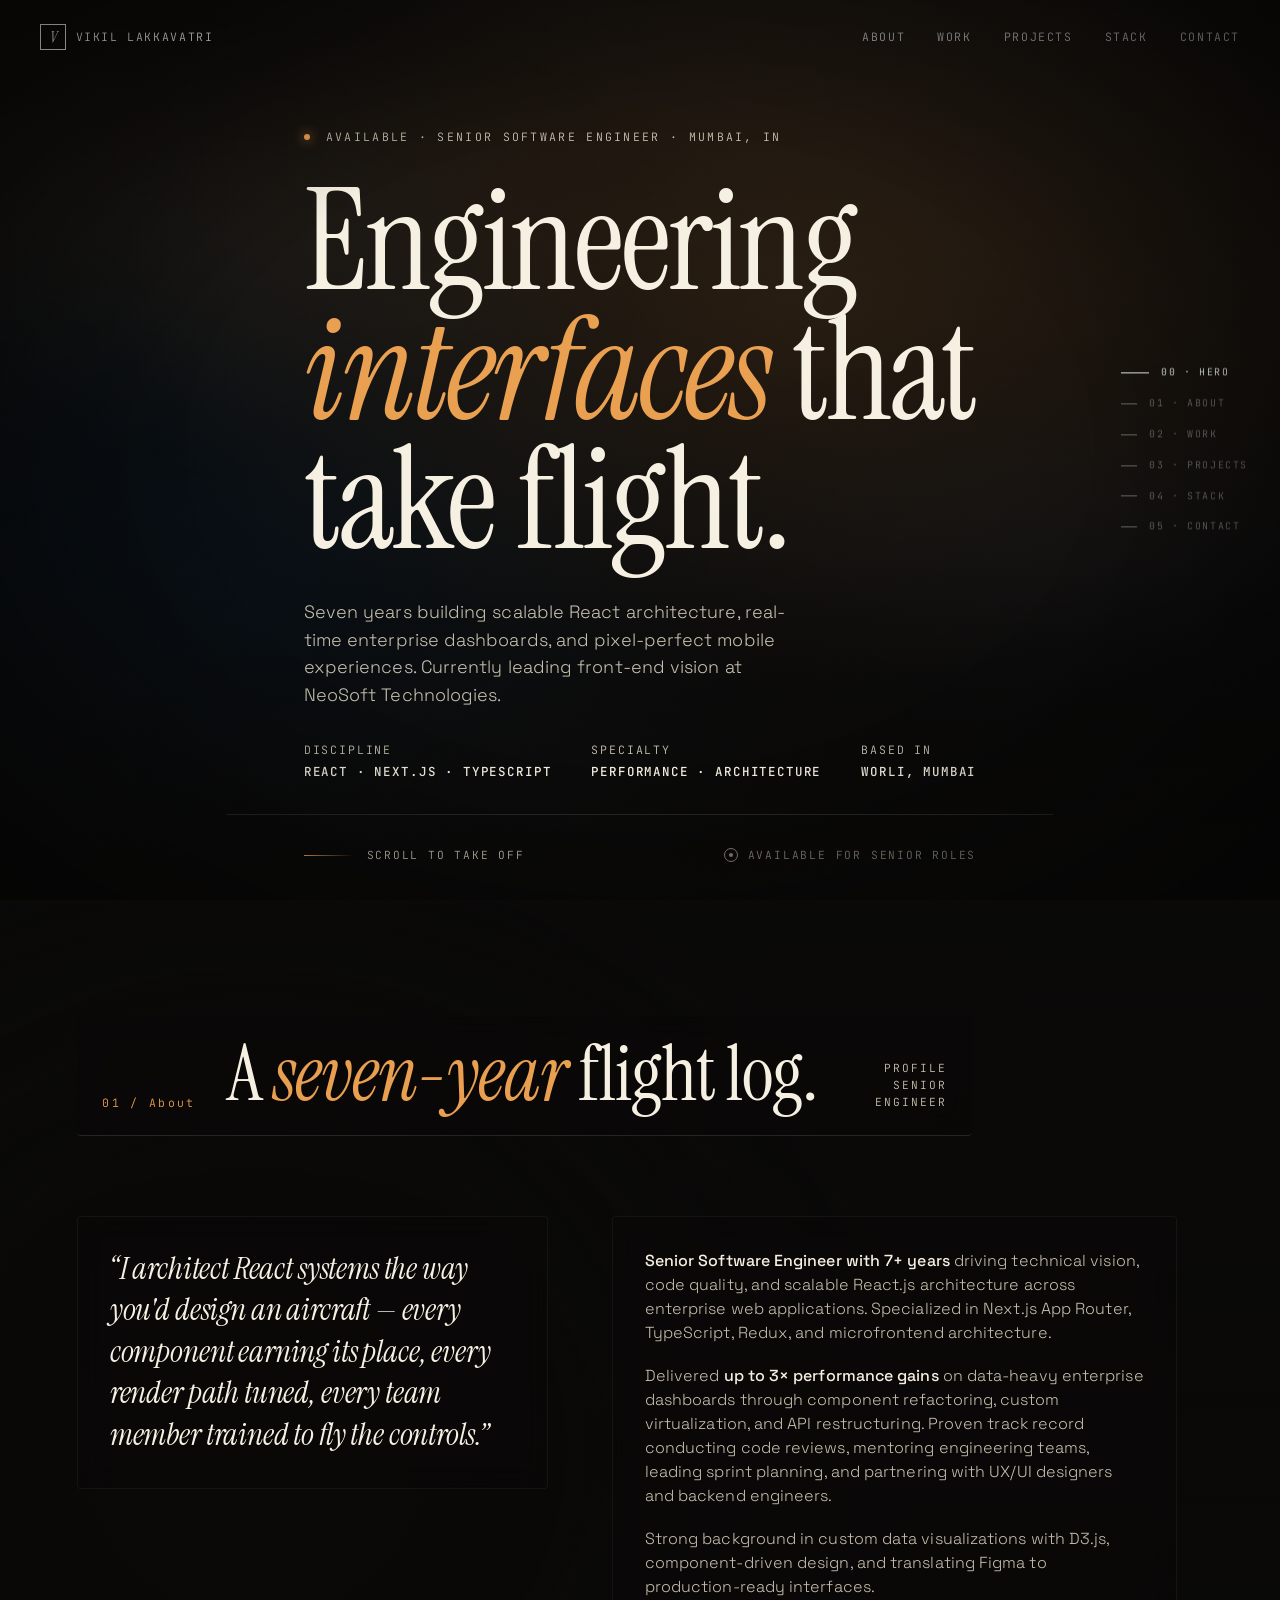
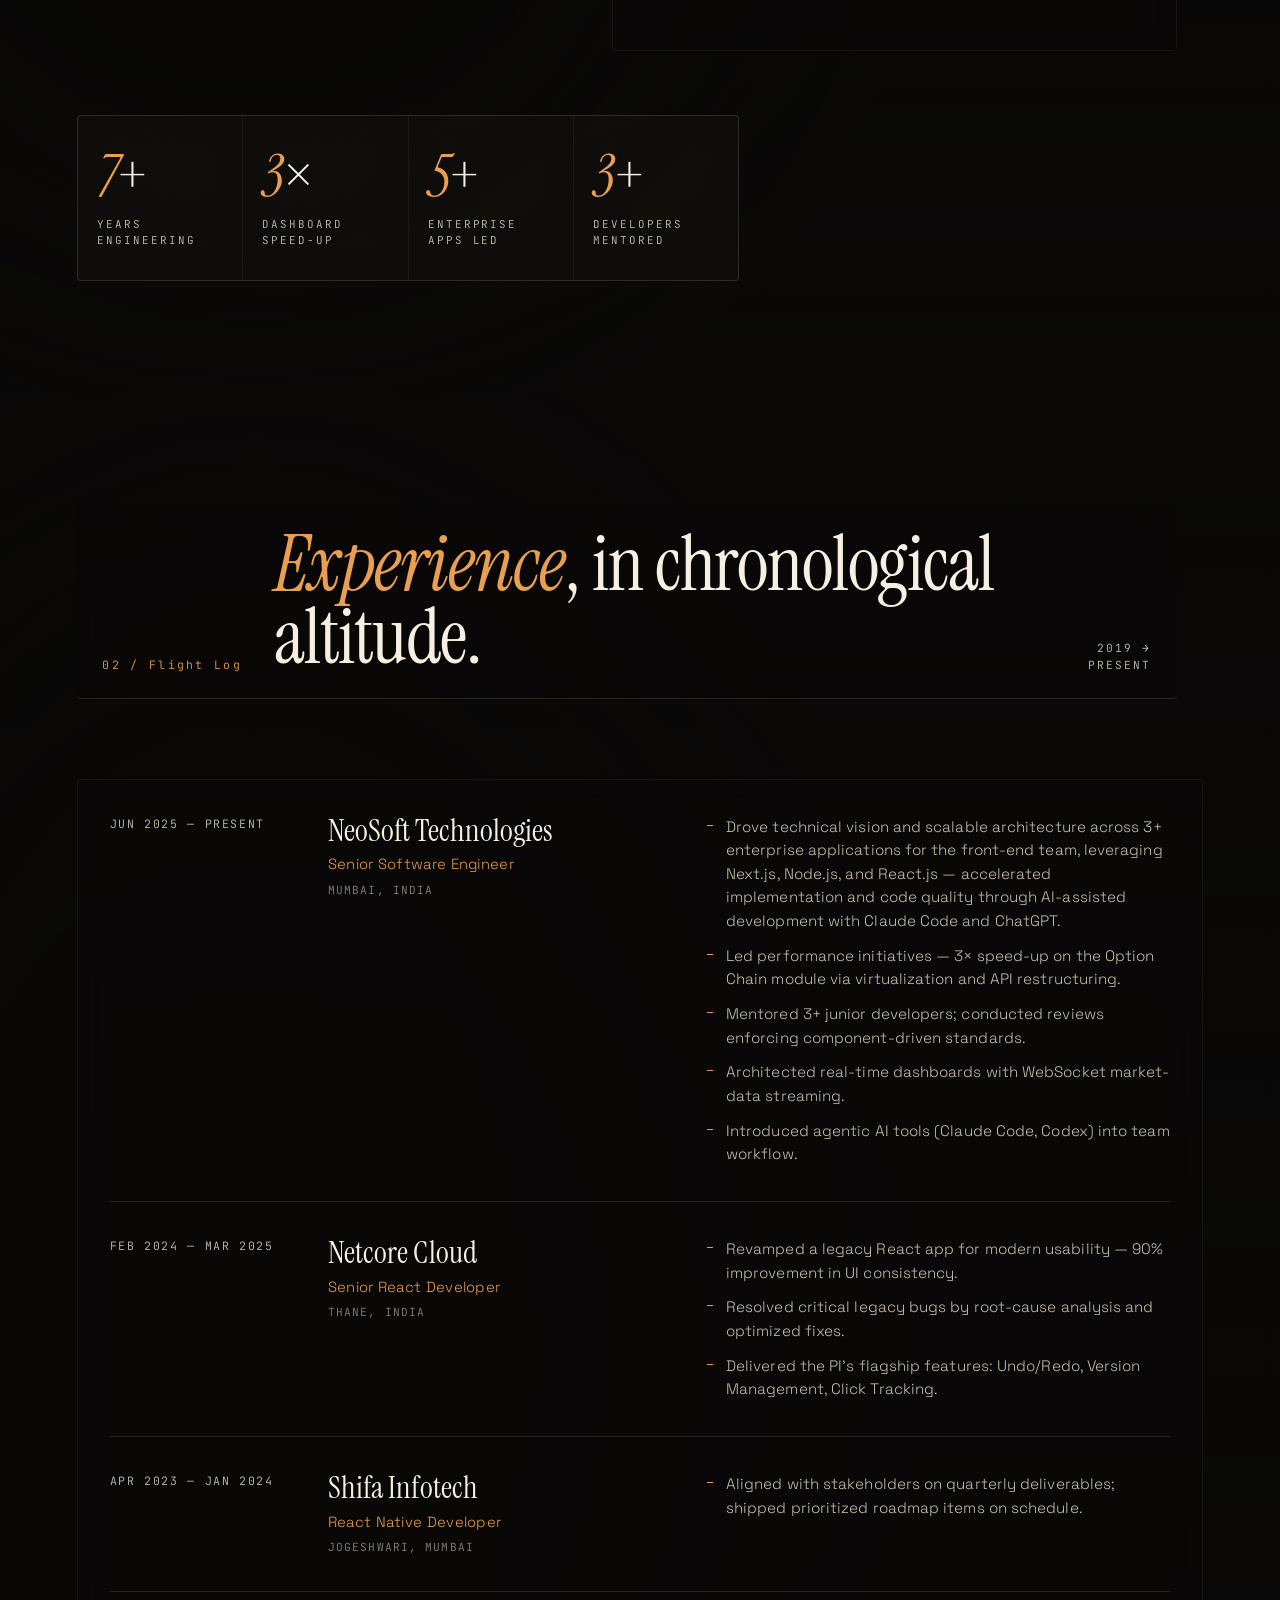
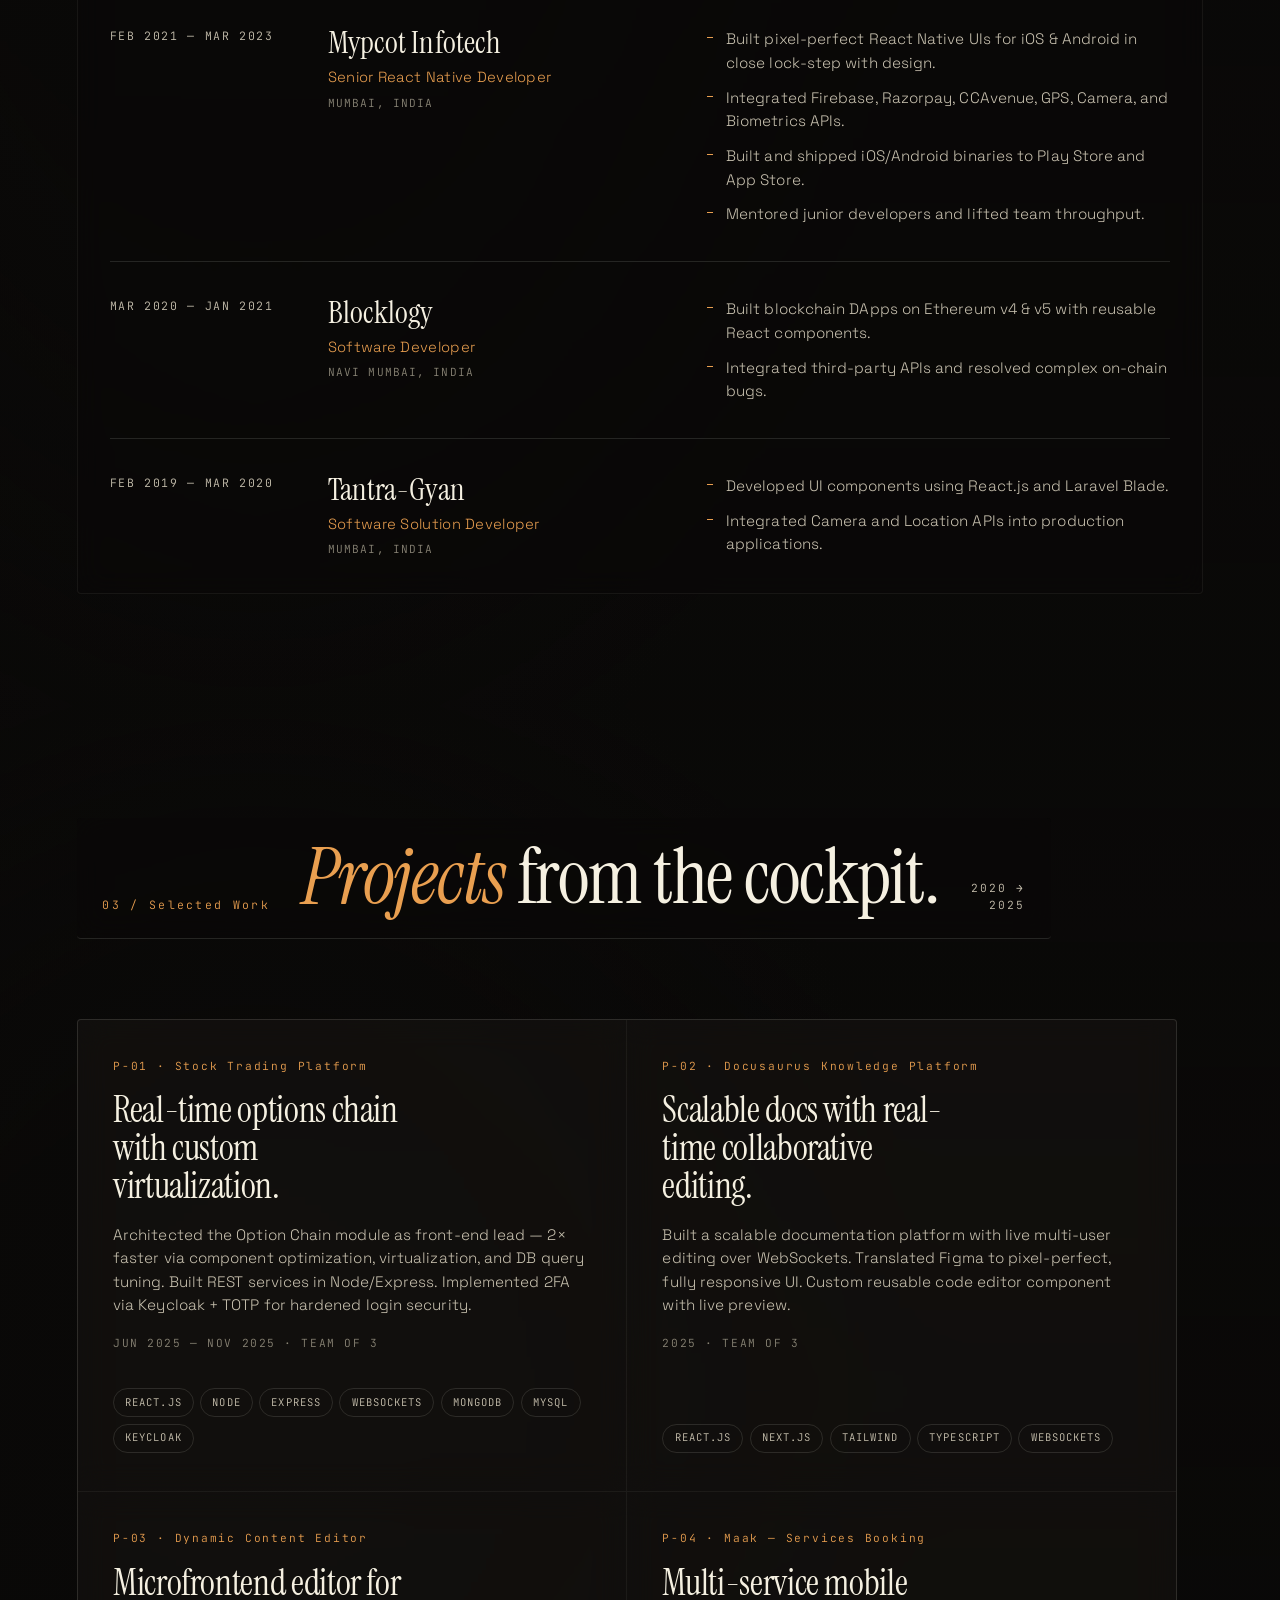
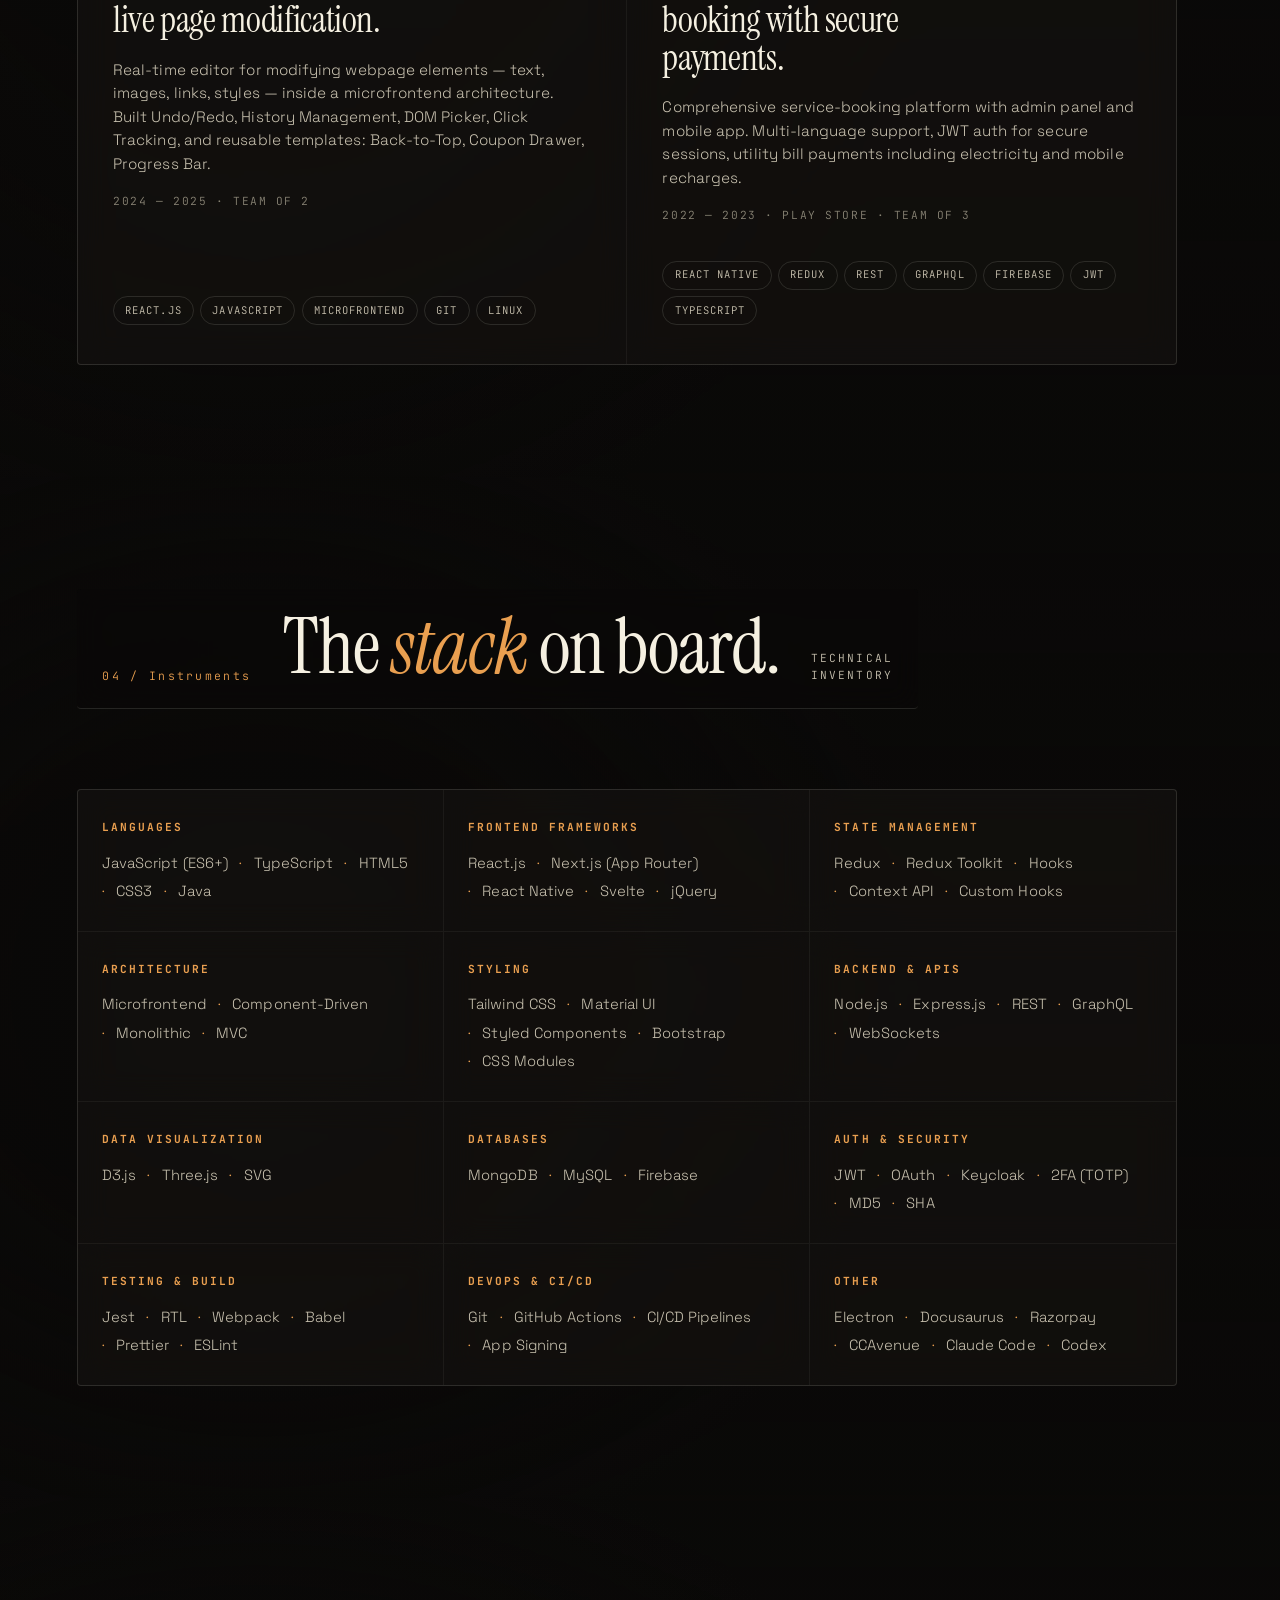
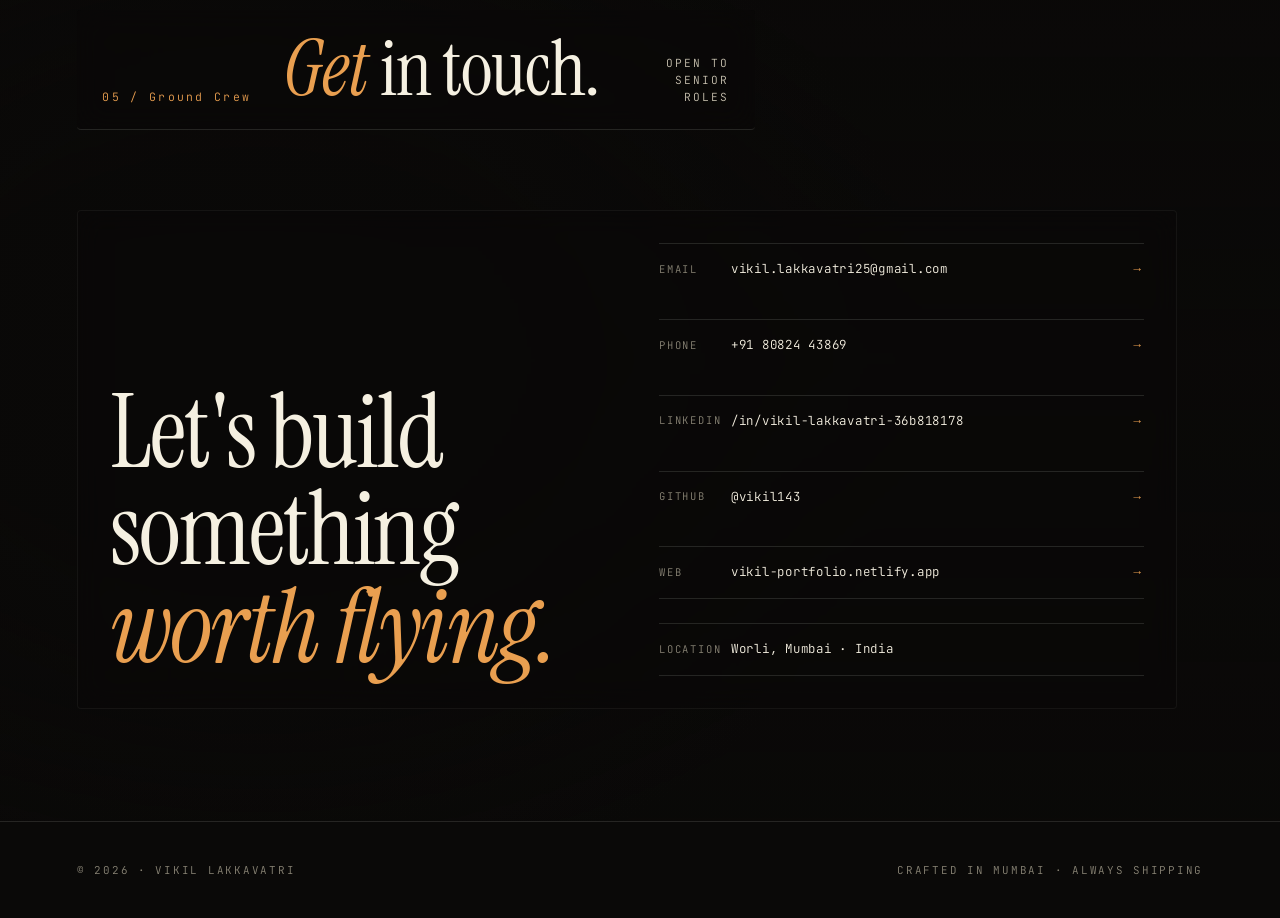
<file: portfolio_sky/index.html>
<!doctype html>
<html lang="en">
<head>
  <meta charset="utf-8" />
  <meta name="viewport" content="width=device-width,initial-scale=1" />
  <title>Vikil Lakkavatri — Senior Software Engineer</title>

  <link rel="preconnect" href="https://fonts.googleapis.com">
  <link rel="preconnect" href="https://fonts.gstatic.com" crossorigin>
  <link href="https://fonts.googleapis.com/css2?family=Instrument+Serif:ital@0;1&family=Space+Grotesk:wght@300;400;500;600;700&family=JetBrains+Mono:wght@300;400;500&display=swap" rel="stylesheet">

  <style>
    :root {
      --ink: #0a0908;
      --ink-2: #12110f;
      --bone: #f5f0e1;
      --bone-dim: #c9c2b0;
      --muted: #8a8576;
      --amber: oklch(76% 0.13 65);
      --amber-soft: oklch(60% 0.08 65);
      --rule: rgba(245, 240, 225, 0.12);
      --rule-strong: rgba(245, 240, 225, 0.28);
      --serif: 'Instrument Serif', 'Times New Roman', serif;
      --sans: 'Space Grotesk', system-ui, sans-serif;
      --mono: 'JetBrains Mono', ui-monospace, monospace;
    }

    * { box-sizing: border-box; margin: 0; padding: 0; }
    html { scroll-behavior: smooth; }
    html, body { background: var(--ink); color: var(--bone); }
    body {
      font-family: var(--sans);
      font-weight: 300;
      line-height: 1.5;
      letter-spacing: 0.005em;
      -webkit-font-smoothing: antialiased;
      overflow-x: hidden;
    }
    a { color: inherit; text-decoration: none; }
    img, video { display: block; max-width: 100%; }

    /* Selection */
    ::selection { background: var(--amber); color: var(--ink); }

    /* Grain overlay */
    body::before {
      content: '';
      position: fixed; inset: 0;
      pointer-events: none;
      z-index: 200;
      background-image: url("data:image/svg+xml;utf8,<svg xmlns='http://www.w3.org/2000/svg' width='160' height='160'><filter id='n'><feTurbulence type='fractalNoise' baseFrequency='0.9' numOctaves='2' stitchTiles='stitch'/><feColorMatrix values='0 0 0 0 1  0 0 0 0 1  0 0 0 0 1  0 0 0 0.5 0'/></filter><rect width='100%' height='100%' filter='url(%23n)' opacity='0.4'/></svg>");
      opacity: 0.06;
      mix-blend-mode: overlay;
    }

    /* Vignette */
    body::after {
      content: '';
      position: fixed; inset: 0;
      pointer-events: none;
      z-index: 199;
      background: radial-gradient(ellipse at center, transparent 50%, rgba(0,0,0,0.55) 100%);
    }

    /* Background video (hero only) */
    .bg-video-wrap {
      position: fixed;
      inset: 0;
      z-index: 0;
      pointer-events: none;
      overflow: hidden;
      /* Cinematic fallback if video can't load */
      background:
        radial-gradient(ellipse 80% 60% at 65% 35%, oklch(35% 0.06 65 / 0.55), transparent 70%),
        radial-gradient(ellipse 60% 80% at 20% 70%, oklch(28% 0.08 250 / 0.5), transparent 70%),
        linear-gradient(180deg, #0e0c0a 0%, #050608 60%, #020203 100%);
    }
    .bg-video-wrap::before {
      /* Drifting atmospheric clouds layer (only seen when video missing) */
      content: '';
      position: absolute; inset: -10%;
      background-image:
        radial-gradient(ellipse 700px 300px at 20% 30%, rgba(255,200,140,0.10), transparent 70%),
        radial-gradient(ellipse 600px 250px at 75% 60%, rgba(140,180,255,0.08), transparent 70%),
        radial-gradient(ellipse 500px 200px at 40% 80%, rgba(255,160,100,0.06), transparent 70%);
      filter: blur(40px);
      animation: drift 30s ease-in-out infinite alternate;
    }
    @keyframes drift {
      0%   { transform: translate3d(0,0,0) scale(1); }
      100% { transform: translate3d(-4%, -2%, 0) scale(1.08); }
    }
    .bg-video-wrap video {
      position: absolute; inset: 0;
      width: 100%; height: 100%;
      object-fit: cover;
      filter: brightness(0.55) saturate(1.1) contrast(1.05);
      transform: scale(1.05);
    }
    .bg-video-wrap::after {
      content: '';
      position: absolute; inset: 0;
      background:
        linear-gradient(to bottom, rgba(10,9,8,0.35) 0%, rgba(10,9,8,0.6) 60%, rgba(10,9,8,1) 100%),
        radial-gradient(ellipse at 60% 30%, rgba(255,180,120,0.10) 0%, transparent 60%);
    }



    /* Layout */
    .page { position: relative; z-index: 10; }
    section {
      position: relative;
      min-height: 100vh;
      padding: 7rem 6vw;
      display: flex;
      flex-direction: column;
      justify-content: center;
    }
    /* Non-hero sections: left-align content so the plane lives in the right negative space */
    section:not(.hero) {
      align-items: flex-start;
    }
    /* Each non-hero section gets a soft vignette so the plane can fly through
       and the text still reads. Side gradient leaves an open lane on the right
       for the plane to live in. */
    section:not(.hero)::before {
      content: '';
      position: absolute;
      inset: 0;
      z-index: -1;
      pointer-events: none;
      background:
        radial-gradient(ellipse 70% 80% at 20% 50%, rgba(10,9,8,0.92) 0%, rgba(10,9,8,0.75) 35%, rgba(10,9,8,0.0) 75%),
        linear-gradient(to bottom, rgba(10,9,8,0.4), rgba(10,9,8,0.7) 50%, rgba(10,9,8,0.4));
    }
    @media (max-width: 720px) {
      section { padding: 5rem 6vw; }
      /* On narrow screens, keep readability with a stronger overall scrim */
      section:not(.hero)::before {
        background: linear-gradient(to bottom, rgba(10,9,8,0.85), rgba(10,9,8,0.92));
      }
    }

    /* ---------- Nav ---------- */
    .nav {
      position: fixed;
      top: 0; left: 0; right: 0;
      z-index: 100;
      display: flex;
      justify-content: space-between;
      align-items: center;
      padding: 1.5rem 2.5rem;
      font-family: var(--mono);
      font-size: 0.72rem;
      letter-spacing: 0.14em;
      text-transform: uppercase;
      mix-blend-mode: difference;
      color: #fff;
    }
    .nav .brand {
      display: flex; align-items: center; gap: 0.6rem;
    }
    .nav .brand .mark {
      width: 26px; height: 26px;
      border: 1px solid currentColor;
      display: inline-flex; align-items: center; justify-content: center;
      font-family: var(--serif); font-style: italic; font-size: 1rem;
      letter-spacing: 0;
    }
    .nav .links { display: flex; gap: 2rem; }
    .nav .links a { opacity: 0.7; transition: opacity .2s; }
    .nav .links a:hover { opacity: 1; }
    @media (max-width: 720px) {
      .nav .links { display: none; }
      .nav { padding: 1.25rem 1.5rem; }
    }

    /* ---------- Hero ---------- */
    .hero {
      min-height: 100vh;
      padding-top: 0;
      padding-bottom: 0;
      display: grid;
      grid-template-rows: 1fr auto;
    }
    .hero-inner {
      display: grid;
      grid-template-columns: 1fr;
      align-content: center;
      padding: 8rem 6vw 2rem;
      gap: 2rem;
    }
    .hero .eyebrow {
      display: flex;
      align-items: center;
      gap: 1rem;
      font-family: var(--mono);
      font-size: 0.72rem;
      letter-spacing: 0.2em;
      text-transform: uppercase;
      color: var(--bone-dim);
    }
    .hero .eyebrow .dot {
      width: 6px; height: 6px; border-radius: 50%;
      background: var(--amber);
      box-shadow: 0 0 12px var(--amber);
      animation: pulse 2s infinite;
    }
    @keyframes pulse {
      0%,100% { opacity: 1; transform: scale(1); }
      50% { opacity: 0.5; transform: scale(0.85); }
    }
    .hero h1 {
      font-family: var(--serif);
      font-weight: 400;
      font-size: clamp(3.5rem, 11vw, 11rem);
      line-height: 0.92;
      letter-spacing: -0.02em;
      max-width: 12ch;
      text-wrap: balance;
    }
    .hero h1 em {
      font-style: italic;
      color: var(--amber);
    }
    .hero .sub {
      max-width: 44ch;
      font-size: clamp(1rem, 1.4vw, 1.15rem);
      color: var(--bone-dim);
      line-height: 1.55;
    }
    .hero .meta {
      display: flex;
      gap: 2.5rem;
      flex-wrap: wrap;
      font-family: var(--mono);
      font-size: 0.72rem;
      letter-spacing: 0.16em;
      text-transform: uppercase;
      color: var(--bone-dim);
    }
    .hero .meta span strong {
      display: block;
      color: var(--bone);
      font-weight: 500;
      font-size: 0.78rem;
      margin-top: 0.3rem;
    }

    .hero-foot {
      display: flex;
      justify-content: space-between;
      align-items: flex-end;
      padding: 2rem 6vw 2.5rem;
      font-family: var(--mono);
      font-size: 0.7rem;
      letter-spacing: 0.16em;
      text-transform: uppercase;
      color: var(--bone-dim);
      border-top: 1px solid var(--rule);
    }
    .hero-foot .scroll-cue {
      display: flex; align-items: center; gap: 0.8rem;
    }
    .hero-foot .scroll-cue .line {
      width: 50px; height: 1px;
      background: linear-gradient(to right, var(--amber), transparent);
      animation: cue 2.4s infinite;
    }
    @keyframes cue {
      0% { transform: translateX(-10px); opacity: 0; }
      40% { opacity: 1; }
      100% { transform: translateX(20px); opacity: 0; }
    }
    .hero-foot .control-hint {
      display: flex; align-items: center; gap: 0.6rem;
      opacity: 0.65;
    }
    .hero-foot .control-hint .ring {
      width: 14px; height: 14px;
      border: 1px solid currentColor;
      border-radius: 50%;
      position: relative;
    }
    .hero-foot .control-hint .ring::after{
      content: ''; position: absolute; inset: 4px;
      background: currentColor; border-radius: 50%;
    }

    /* ---------- Section header ---------- */
    .sec-head {
      display: grid;
      grid-template-columns: auto 1fr auto;
      align-items: end;
      gap: 2rem;
      margin-bottom: 5rem;
      padding: 1.4rem 1.6rem 1.5rem;
      border-bottom: 1px solid var(--rule);
      background: rgba(10, 9, 8, 0.55);
      backdrop-filter: blur(14px) saturate(130%);
      -webkit-backdrop-filter: blur(14px) saturate(130%);
      border-radius: 4px;
      max-width: min(1100px, 100%);
    }
    .sec-head .num {
      font-family: var(--mono);
      font-size: 0.72rem;
      letter-spacing: 0.2em;
      color: var(--amber);
    }
    .sec-head h2 {
      font-family: var(--serif);
      font-weight: 400;
      font-size: clamp(2.5rem, 6vw, 5.5rem);
      line-height: 0.95;
      letter-spacing: -0.015em;
    }
    .sec-head h2 em { font-style: italic; color: var(--amber); }
    .sec-head .label {
      font-family: var(--mono);
      font-size: 0.7rem;
      letter-spacing: 0.18em;
      text-transform: uppercase;
      color: var(--bone-dim);
      text-align: right;
      max-width: 14ch;
    }
    @media (max-width: 720px) {
      .sec-head { grid-template-columns: 1fr; gap: 1rem; }
      .sec-head .label { text-align: left; }
    }

    /* ---------- About ---------- */
    .about-grid {
      display: grid;
      grid-template-columns: 1fr 1.2fr;
      gap: 4rem;
      align-items: start;
      max-width: min(1100px, 100%);
    }
    .about-grid .lead,
    .about-grid .body {
      padding: 2rem 2rem;
      background: rgba(10, 9, 8, 0.55);
      backdrop-filter: blur(14px) saturate(130%);
      -webkit-backdrop-filter: blur(14px) saturate(130%);
      border: 1px solid rgba(245, 240, 225, 0.05);
      border-radius: 4px;
    }
    .about-grid .lead {
      font-family: var(--serif);
      font-style: italic;
      font-size: clamp(1.4rem, 2.4vw, 2rem);
      line-height: 1.35;
      letter-spacing: -0.005em;
      color: var(--bone);
    }
    .about-grid .body p {
      color: var(--bone-dim);
      font-size: 1rem;
      margin-bottom: 1.2rem;
      max-width: 56ch;
    }
    .about-grid .body p strong { color: var(--bone); font-weight: 500; }
    .about-stats {
      display: grid;
      grid-template-columns: repeat(4, 1fr);
      gap: 1px;
      margin-top: 4rem;
      background: rgba(245, 240, 225, 0.08);
      border: 1px solid rgba(245, 240, 225, 0.08);
      max-width: min(1100px, 100%);
      border-radius: 4px;
      overflow: hidden;
    }
    .about-stats .stat {
      background: rgba(10, 9, 8, 0.7);
      backdrop-filter: blur(14px) saturate(130%);
      -webkit-backdrop-filter: blur(14px) saturate(130%);
      padding: 2rem 1.2rem;
    }
    .about-stats .stat .num {
      font-family: var(--serif);
      font-size: clamp(2.5rem, 4.5vw, 4rem);
      line-height: 1;
      letter-spacing: -0.02em;
    }
    .about-stats .stat .num em { font-style: italic; color: var(--amber); }
    .about-stats .stat .lbl {
      margin-top: 0.6rem;
      font-family: var(--mono);
      font-size: 0.68rem;
      letter-spacing: 0.18em;
      text-transform: uppercase;
      color: var(--bone-dim);
      max-width: 18ch;
    }
    @media (max-width: 720px) {
      .about-grid { grid-template-columns: 1fr; gap: 2rem; }
      .about-stats { grid-template-columns: 1fr 1fr; }
    }

    /* ---------- Experience timeline ---------- */
    .timeline {
      display: flex;
      flex-direction: column;
      max-width: min(1200px, 100%);
      background: rgba(10, 9, 8, 0.55);
      backdrop-filter: blur(14px) saturate(130%);
      -webkit-backdrop-filter: blur(14px) saturate(130%);
      border: 1px solid rgba(245, 240, 225, 0.06);
      border-radius: 4px;
      padding: 0 2rem;
    }
    .role {
      display: grid;
      grid-template-columns: 170px 1fr 1.4fr;
      gap: 3rem;
      padding: 2.2rem 0;
      border-top: 1px solid var(--rule);
      align-items: start;
      transition: background .4s;
    }
    .role:first-child { border-top: none; }
    .role:last-child { border-bottom: none; }
    .role:hover { background: linear-gradient(to right, rgba(245,240,225,0.03), transparent 80%); }
    .role .when {
      font-family: var(--mono);
      font-size: 0.72rem;
      letter-spacing: 0.14em;
      text-transform: uppercase;
      color: var(--bone-dim);
    }
    .role .who h3 {
      font-family: var(--serif);
      font-weight: 400;
      font-size: clamp(1.4rem, 2.4vw, 2.1rem);
      line-height: 1.1;
      margin-bottom: 0.3rem;
    }
    .role .who .title {
      font-size: 0.92rem;
      color: var(--amber);
      letter-spacing: 0.02em;
    }
    .role .who .place {
      font-family: var(--mono);
      font-size: 0.7rem;
      color: var(--muted);
      letter-spacing: 0.1em;
      margin-top: 0.4rem;
      text-transform: uppercase;
    }
    .role .what ul {
      list-style: none;
      display: flex; flex-direction: column;
      gap: 0.7rem;
    }
    .role .what li {
      position: relative;
      padding-left: 1.2rem;
      font-size: 0.95rem;
      color: var(--bone-dim);
      line-height: 1.55;
    }
    .role .what li::before {
      content: '';
      position: absolute;
      left: 0; top: 0.65em;
      width: 6px; height: 1px;
      background: var(--amber);
    }
    @media (max-width: 900px) {
      .role { grid-template-columns: 1fr; gap: 1.2rem; }
    }

    /* ---------- Projects ---------- */
    .projects {
      display: grid;
      grid-template-columns: 1fr 1fr;
      gap: 1px;
      background: rgba(245, 240, 225, 0.08);
      border: 1px solid rgba(245, 240, 225, 0.08);
      max-width: min(1100px, 100%);
      border-radius: 4px;
      overflow: hidden;
    }
    .project {
      background: rgba(10, 9, 8, 0.62);
      backdrop-filter: blur(14px) saturate(130%);
      -webkit-backdrop-filter: blur(14px) saturate(130%);
      padding: 2.4rem 2.2rem;
      display: flex;
      flex-direction: column;
      gap: 1.1rem;
      transition: background .3s;
      position: relative;
      overflow: hidden;
    }
    .project::before {
      content: '';
      position: absolute;
      top: 0; left: 0; right: 0; height: 1px;
      background: linear-gradient(to right, var(--amber), transparent 60%);
      opacity: 0;
      transition: opacity .4s;
    }
    .project:hover { background: rgba(18, 17, 15, 0.75); }
    .project:hover::before { opacity: 1; }
    .project .idx {
      font-family: var(--mono);
      font-size: 0.7rem;
      letter-spacing: 0.16em;
      color: var(--amber);
    }
    .project h3 {
      font-family: var(--serif);
      font-weight: 400;
      font-size: clamp(1.8rem, 2.8vw, 2.6rem);
      line-height: 1.05;
      letter-spacing: -0.01em;
      max-width: 18ch;
    }
    .project .desc {
      color: var(--bone-dim);
      font-size: 0.95rem;
      line-height: 1.55;
      max-width: 50ch;
    }
    .project .stack {
      display: flex; flex-wrap: wrap;
      gap: 0.4rem;
      margin-top: auto;
      padding-top: 1.2rem;
    }
    .project .stack span {
      font-family: var(--mono);
      font-size: 0.66rem;
      letter-spacing: 0.1em;
      color: var(--bone-dim);
      padding: 0.35rem 0.7rem;
      border: 1px solid var(--rule);
      border-radius: 100px;
      text-transform: uppercase;
    }
    .project .when {
      font-family: var(--mono);
      font-size: 0.7rem;
      letter-spacing: 0.14em;
      color: var(--muted);
      text-transform: uppercase;
    }
    @media (max-width: 720px) {
      .projects { grid-template-columns: 1fr; }
    }

    /* ---------- Skills ---------- */
    .skill-grid {
      display: grid;
      grid-template-columns: repeat(3, 1fr);
      gap: 1px;
      background: rgba(245, 240, 225, 0.08);
      border: 1px solid rgba(245, 240, 225, 0.08);
      max-width: min(1100px, 100%);
      border-radius: 4px;
      overflow: hidden;
    }
    .skill-block {
      background: rgba(10, 9, 8, 0.62);
      backdrop-filter: blur(14px) saturate(130%);
      -webkit-backdrop-filter: blur(14px) saturate(130%);
      padding: 1.8rem 1.5rem;
    }
    .skill-block h4 {
      font-family: var(--mono);
      font-size: 0.7rem;
      letter-spacing: 0.18em;
      text-transform: uppercase;
      color: var(--amber);
      margin-bottom: 1rem;
    }
    .skill-block ul {
      list-style: none;
      display: flex; flex-wrap: wrap;
      gap: 0.4rem 0.7rem;
    }
    .skill-block li {
      font-size: 0.92rem;
      color: var(--bone-dim);
      letter-spacing: 0.005em;
    }
    .skill-block li + li::before {
      content: '·';
      margin-right: 0.7rem;
      color: var(--amber);
    }
    @media (max-width: 900px) {
      .skill-grid { grid-template-columns: 1fr 1fr; }
    }
    @media (max-width: 600px) {
      .skill-grid { grid-template-columns: 1fr; }
    }

    /* ---------- Contact ---------- */
    .contact-inner {
      display: grid;
      grid-template-columns: 1fr 1fr;
      gap: 4rem;
      align-items: end;
      max-width: min(1100px, 100%);
      padding: 2rem;
      background: rgba(10, 9, 8, 0.55);
      backdrop-filter: blur(14px) saturate(130%);
      -webkit-backdrop-filter: blur(14px) saturate(130%);
      border: 1px solid rgba(245, 240, 225, 0.05);
      border-radius: 4px;
    }
    .contact-inner h2 {
      font-family: var(--serif);
      font-weight: 400;
      font-size: clamp(3rem, 8vw, 7.5rem);
      line-height: 0.95;
      letter-spacing: -0.02em;
      max-width: 11ch;
    }
    .contact-inner h2 em { font-style: italic; color: var(--amber); }
    .contact-info {
      display: flex; flex-direction: column;
      gap: 1.5rem;
    }
    .contact-info a, .contact-info .row {
      display: flex; align-items: center; gap: 1.5rem;
      padding: 1rem 0;
      border-top: 1px solid var(--rule);
      font-family: var(--mono);
      font-size: 0.78rem;
      letter-spacing: 0.06em;
      transition: color .2s, padding-left .25s;
    }
    .contact-info a:hover { color: var(--amber); padding-left: 0.5rem; }
    .contact-info .row:last-child, .contact-info a:last-of-type { border-bottom: 1px solid var(--rule); }
    .contact-info .lbl {
      width: 8ch;
      color: var(--muted);
      font-size: 0.66rem;
      letter-spacing: 0.18em;
      text-transform: uppercase;
    }
    .contact-info .val { flex: 1; }
    .contact-info .arrow {
      font-family: var(--serif);
      font-style: italic;
      color: var(--amber);
    }
    @media (max-width: 720px) {
      .contact-inner { grid-template-columns: 1fr; gap: 2rem; }
    }

    /* Footer */
    footer {
      padding: 2.5rem 6vw;
      display: flex; justify-content: space-between; align-items: center;
      border-top: 1px solid var(--rule);
      font-family: var(--mono);
      font-size: 0.68rem;
      letter-spacing: 0.16em;
      text-transform: uppercase;
      color: var(--muted);
    }
    @media (max-width: 600px) {
      footer { flex-direction: column; gap: 1rem; }
    }

    /* Progress rail */
    .progress {
      position: fixed;
      top: 0; left: 0;
      width: 0;
      height: 2px;
      background: var(--amber);
      z-index: 150;
      pointer-events: none;
      transition: width 0.05s linear;
    }

    /* Section indicator */
    .section-indicator {
      position: fixed;
      right: 2rem;
      top: 50%;
      transform: translateY(-50%);
      z-index: 100;
      display: flex;
      flex-direction: column;
      gap: 1rem;
      mix-blend-mode: difference;
      color: #fff;
    }
    .section-indicator a {
      display: flex;
      align-items: center;
      gap: 0.8rem;
      font-family: var(--mono);
      font-size: 0.62rem;
      letter-spacing: 0.16em;
      text-transform: uppercase;
      opacity: 0.4;
      transition: opacity .25s;
    }
    .section-indicator a .tick {
      width: 16px; height: 1px;
      background: currentColor;
      transition: width .3s;
    }
    .section-indicator a.active { opacity: 1; }
    .section-indicator a.active .tick { width: 28px; }
    .section-indicator a:hover { opacity: 0.85; }
    @media (max-width: 900px) { .section-indicator { display: none; } }

    /* Reveal animations */
    .reveal {
      opacity: 0;
      transform: translateY(28px);
      transition: opacity 1s cubic-bezier(.2,.7,.2,1), transform 1s cubic-bezier(.2,.7,.2,1);
    }
    .reveal.in {
      opacity: 1; transform: none;
    }
    .reveal.d1 { transition-delay: 0.1s; }
    .reveal.d2 { transition-delay: 0.2s; }
    .reveal.d3 { transition-delay: 0.3s; }
    .reveal.d4 { transition-delay: 0.4s; }

    /* Section backdrops removed — plane shows through. Cards & text get glass backings instead. */
  </style>
</head>
<body>

  <!-- Background video (hero only — sticky/fixed) -->
  <div class="bg-video-wrap" aria-hidden="true">
    <video id="hero-video" autoplay loop muted playsinline></video>
  </div>

  <!-- Top nav -->
  <nav class="nav">
    <div class="brand">
      <span class="mark">V</span>
      <span>Vikil&nbsp;Lakkavatri</span>
    </div>
    <div class="links">
      <a href="#about">About</a>
      <a href="#experience">Work</a>
      <a href="#projects">Projects</a>
      <a href="#skills">Stack</a>
      <a href="#contact">Contact</a>
    </div>
  </nav>

  <!-- Section indicator -->
  <div class="section-indicator">
    <a href="#hero" data-target="hero"><span class="tick"></span><span>00 · Hero</span></a>
    <a href="#about" data-target="about"><span class="tick"></span><span>01 · About</span></a>
    <a href="#experience" data-target="experience"><span class="tick"></span><span>02 · Work</span></a>
    <a href="#projects" data-target="projects"><span class="tick"></span><span>03 · Projects</span></a>
    <a href="#skills" data-target="skills"><span class="tick"></span><span>04 · Stack</span></a>
    <a href="#contact" data-target="contact"><span class="tick"></span><span>05 · Contact</span></a>
  </div>

  <!-- Scroll progress bar -->
  <div class="progress" id="progress"></div>

  <main class="page">

    <!-- HERO -->
    <section class="hero" id="hero" data-screen-label="01 Hero">
      <div class="hero-inner">
        <div class="eyebrow reveal">
          <span class="dot"></span>
          <span>Available · Senior Software Engineer · Mumbai, IN</span>
        </div>
        <h1 class="reveal d1">
          Engineering<br/>
          <em>interfaces</em> that<br/>
          take flight.
        </h1>
        <p class="sub reveal d2">
          Seven years building scalable React architecture, real-time enterprise
          dashboards, and pixel-perfect mobile experiences. Currently leading
          front-end vision at NeoSoft Technologies.
        </p>
        <div class="meta reveal d3">
          <span>Discipline<strong>React · Next.js · TypeScript</strong></span>
          <span>Specialty<strong>Performance · Architecture</strong></span>
          <span>Based in<strong>Worli, Mumbai</strong></span>
        </div>
      </div>
      <div class="hero-foot">
        <div class="scroll-cue">
          <span class="line"></span>
          <span>Scroll to take off</span>
        </div>
        <div class="control-hint">
          <span class="ring"></span>
          <span>Available for senior roles</span>
        </div>
      </div>
    </section>

    <!-- ABOUT -->
    <section id="about" data-screen-label="02 About">
      <div class="sec-head">
        <span class="num reveal">01 / About</span>
        <h2 class="reveal d1">A <em>seven-year</em> flight log.</h2>
        <span class="label reveal d2">Profile<br/>Senior Engineer</span>
      </div>
      <div class="about-grid">
        <p class="lead reveal d1">
          “I architect React systems the way you'd design an aircraft — every
          component earning its place, every render path tuned, every team
          member trained to fly the controls.”
        </p>
        <div class="body reveal d2">
          <p>
            <strong>Senior Software Engineer with 7+ years</strong> driving technical
            vision, code quality, and scalable React.js architecture across enterprise
            web applications. Specialized in Next.js App Router, TypeScript, Redux, and
            microfrontend architecture.
          </p>
          <p>
            Delivered <strong>up to 3× performance gains</strong> on data-heavy
            enterprise dashboards through component refactoring, custom virtualization,
            and API restructuring. Proven track record conducting code reviews,
            mentoring engineering teams, leading sprint planning, and partnering
            with UX/UI designers and backend engineers.
          </p>
          <p>
            Strong background in custom data visualizations with D3.js,
            component-driven design, and translating Figma to production-ready
            interfaces.
          </p>
        </div>
      </div>
      <div class="about-stats">
        <div class="stat reveal"><div class="num"><em>7</em>+</div><div class="lbl">Years engineering</div></div>
        <div class="stat reveal d1"><div class="num"><em>3</em>×</div><div class="lbl">Dashboard speed-up</div></div>
        <div class="stat reveal d2"><div class="num"><em>5</em>+</div><div class="lbl">Enterprise apps led</div></div>
        <div class="stat reveal d3"><div class="num"><em>3</em>+</div><div class="lbl">Developers mentored</div></div>
      </div>
    </section>

    <!-- EXPERIENCE -->
    <section id="experience" data-screen-label="03 Experience">
      <div class="sec-head">
        <span class="num reveal">02 / Flight Log</span>
        <h2 class="reveal d1"><em>Experience</em>, in chronological altitude.</h2>
        <span class="label reveal d2">2019 →<br/>Present</span>
      </div>
      <div class="timeline">

        <article class="role reveal">
          <div class="when">Jun 2025 — Present</div>
          <div class="who">
            <h3>NeoSoft Technologies</h3>
            <div class="title">Senior Software Engineer</div>
            <div class="place">Mumbai, India</div>
          </div>
          <div class="what">
            <ul>
              <li>Drove technical vision and scalable architecture across 3+ enterprise applications for the front-end team, leveraging Next.js, Node.js, and React.js — accelerated implementation and code quality through AI-assisted development with Claude Code and ChatGPT.</li>
              <li>Led performance initiatives — 3× speed-up on the Option Chain module via virtualization and API restructuring.</li>
              <li>Mentored 3+ junior developers; conducted reviews enforcing component-driven standards.</li>
              <li>Architected real-time dashboards with WebSocket market-data streaming.</li>
              <li>Introduced agentic AI tools (Claude Code, Codex) into team workflow.</li>
            </ul>
          </div>
        </article>

        <article class="role reveal">
          <div class="when">Feb 2024 — Mar 2025</div>
          <div class="who">
            <h3>Netcore Cloud</h3>
            <div class="title">Senior React Developer</div>
            <div class="place">Thane, India</div>
          </div>
          <div class="what">
            <ul>
              <li>Revamped a legacy React app for modern usability — 90% improvement in UI consistency.</li>
              <li>Resolved critical legacy bugs by root-cause analysis and optimized fixes.</li>
              <li>Delivered the PI's flagship features: Undo/Redo, Version Management, Click Tracking.</li>
            </ul>
          </div>
        </article>

        <article class="role reveal">
          <div class="when">Apr 2023 — Jan 2024</div>
          <div class="who">
            <h3>Shifa Infotech</h3>
            <div class="title">React Native Developer</div>
            <div class="place">Jogeshwari, Mumbai</div>
          </div>
          <div class="what">
            <ul>
              <li>Aligned with stakeholders on quarterly deliverables; shipped prioritized roadmap items on schedule.</li>
            </ul>
          </div>
        </article>

        <article class="role reveal">
          <div class="when">Feb 2021 — Mar 2023</div>
          <div class="who">
            <h3>Mypcot Infotech</h3>
            <div class="title">Senior React Native Developer</div>
            <div class="place">Mumbai, India</div>
          </div>
          <div class="what">
            <ul>
              <li>Built pixel-perfect React Native UIs for iOS &amp; Android in close lock-step with design.</li>
              <li>Integrated Firebase, Razorpay, CCAvenue, GPS, Camera, and Biometrics APIs.</li>
              <li>Built and shipped iOS/Android binaries to Play Store and App Store.</li>
              <li>Mentored junior developers and lifted team throughput.</li>
            </ul>
          </div>
        </article>

        <article class="role reveal">
          <div class="when">Mar 2020 — Jan 2021</div>
          <div class="who">
            <h3>Blocklogy</h3>
            <div class="title">Software Developer</div>
            <div class="place">Navi Mumbai, India</div>
          </div>
          <div class="what">
            <ul>
              <li>Built blockchain DApps on Ethereum v4 &amp; v5 with reusable React components.</li>
              <li>Integrated third-party APIs and resolved complex on-chain bugs.</li>
            </ul>
          </div>
        </article>

        <article class="role reveal">
          <div class="when">Feb 2019 — Mar 2020</div>
          <div class="who">
            <h3>Tantra-Gyan</h3>
            <div class="title">Software Solution Developer</div>
            <div class="place">Mumbai, India</div>
          </div>
          <div class="what">
            <ul>
              <li>Developed UI components using React.js and Laravel Blade.</li>
              <li>Integrated Camera and Location APIs into production applications.</li>
            </ul>
          </div>
        </article>

      </div>
    </section>

    <!-- PROJECTS -->
    <section id="projects" data-screen-label="04 Projects">
      <div class="sec-head">
        <span class="num reveal">03 / Selected Work</span>
        <h2 class="reveal d1"><em>Projects</em> from the cockpit.</h2>
        <span class="label reveal d2">2020 →<br/>2025</span>
      </div>
      <div class="projects">

        <article class="project reveal">
          <div class="idx">P-01 · Stock Trading Platform</div>
          <h3>Real-time options chain with custom virtualization.</h3>
          <p class="desc">
            Architected the Option Chain module as front-end lead — 2× faster
            via component optimization, virtualization, and DB query tuning.
            Built REST services in Node/Express. Implemented 2FA via Keycloak
            + TOTP for hardened login security.
          </p>
          <div class="when">Jun 2025 — Nov 2025 · Team of 3</div>
          <div class="stack">
            <span>React.js</span><span>Node</span><span>Express</span>
            <span>WebSockets</span><span>MongoDB</span><span>MySQL</span><span>Keycloak</span>
          </div>
        </article>

        <article class="project reveal d1">
          <div class="idx">P-02 · Docusaurus Knowledge Platform</div>
          <h3>Scalable docs with real-time collaborative editing.</h3>
          <p class="desc">
            Built a scalable documentation platform with live multi-user
            editing over WebSockets. Translated Figma to pixel-perfect,
            fully responsive UI. Custom reusable code editor component with
            live preview.
          </p>
          <div class="when">2025 · Team of 3</div>
          <div class="stack">
            <span>React.js</span><span>Next.js</span><span>Tailwind</span>
            <span>TypeScript</span><span>WebSockets</span>
          </div>
        </article>

        <article class="project reveal d2">
          <div class="idx">P-03 · Dynamic Content Editor</div>
          <h3>Microfrontend editor for live page modification.</h3>
          <p class="desc">
            Real-time editor for modifying webpage elements — text, images,
            links, styles — inside a microfrontend architecture. Built
            Undo/Redo, History Management, DOM Picker, Click Tracking, and
            reusable templates: Back-to-Top, Coupon Drawer, Progress Bar.
          </p>
          <div class="when">2024 — 2025 · Team of 2</div>
          <div class="stack">
            <span>React.js</span><span>JavaScript</span>
            <span>Microfrontend</span><span>Git</span><span>Linux</span>
          </div>
        </article>

        <article class="project reveal d3">
          <div class="idx">P-04 · Maak — Services Booking</div>
          <h3>Multi-service mobile booking with secure payments.</h3>
          <p class="desc">
            Comprehensive service-booking platform with admin panel and mobile
            app. Multi-language support, JWT auth for secure sessions, utility
            bill payments including electricity and mobile recharges.
          </p>
          <div class="when">2022 — 2023 · Play Store · Team of 3</div>
          <div class="stack">
            <span>React Native</span><span>Redux</span><span>REST</span>
            <span>GraphQL</span><span>Firebase</span><span>JWT</span><span>TypeScript</span>
          </div>
        </article>

      </div>
    </section>

    <!-- SKILLS -->
    <section id="skills" data-screen-label="05 Skills">
      <div class="sec-head">
        <span class="num reveal">04 / Instruments</span>
        <h2 class="reveal d1">The <em>stack</em> on board.</h2>
        <span class="label reveal d2">Technical<br/>Inventory</span>
      </div>
      <div class="skill-grid">
        <div class="skill-block reveal">
          <h4>Languages</h4>
          <ul><li>JavaScript (ES6+)</li><li>TypeScript</li><li>HTML5</li><li>CSS3</li><li>Java</li></ul>
        </div>
        <div class="skill-block reveal d1">
          <h4>Frontend Frameworks</h4>
          <ul><li>React.js</li><li>Next.js (App Router)</li><li>React Native</li><li>Svelte</li><li>jQuery</li></ul>
        </div>
        <div class="skill-block reveal d2">
          <h4>State Management</h4>
          <ul><li>Redux</li><li>Redux Toolkit</li><li>Hooks</li><li>Context API</li><li>Custom Hooks</li></ul>
        </div>
        <div class="skill-block reveal">
          <h4>Architecture</h4>
          <ul><li>Microfrontend</li><li>Component-Driven</li><li>Monolithic</li><li>MVC</li></ul>
        </div>
        <div class="skill-block reveal d1">
          <h4>Styling</h4>
          <ul><li>Tailwind CSS</li><li>Material UI</li><li>Styled Components</li><li>Bootstrap</li><li>CSS Modules</li></ul>
        </div>
        <div class="skill-block reveal d2">
          <h4>Backend &amp; APIs</h4>
          <ul><li>Node.js</li><li>Express.js</li><li>REST</li><li>GraphQL</li><li>WebSockets</li></ul>
        </div>
        <div class="skill-block reveal">
          <h4>Data Visualization</h4>
          <ul><li>D3.js</li><li>Three.js</li><li>SVG</li></ul>
        </div>
        <div class="skill-block reveal d1">
          <h4>Databases</h4>
          <ul><li>MongoDB</li><li>MySQL</li><li>Firebase</li></ul>
        </div>
        <div class="skill-block reveal d2">
          <h4>Auth &amp; Security</h4>
          <ul><li>JWT</li><li>OAuth</li><li>Keycloak</li><li>2FA (TOTP)</li><li>MD5</li><li>SHA</li></ul>
        </div>
        <div class="skill-block reveal">
          <h4>Testing &amp; Build</h4>
          <ul><li>Jest</li><li>RTL</li><li>Webpack</li><li>Babel</li><li>Prettier</li><li>ESLint</li></ul>
        </div>
        <div class="skill-block reveal d1">
          <h4>DevOps &amp; CI/CD</h4>
          <ul><li>Git</li><li>GitHub Actions</li><li>CI/CD Pipelines</li><li>App Signing</li></ul>
        </div>
        <div class="skill-block reveal d2">
          <h4>Other</h4>
          <ul><li>Electron</li><li>Docusaurus</li><li>Razorpay</li><li>CCAvenue</li><li>Claude Code</li><li>Codex</li></ul>
        </div>
      </div>
    </section>

    <!-- CONTACT -->
    <section id="contact" data-screen-label="06 Contact">
      <div class="sec-head">
        <span class="num reveal">05 / Ground Crew</span>
        <h2 class="reveal d1"><em>Get</em> in touch.</h2>
        <span class="label reveal d2">Open to<br/>Senior Roles</span>
      </div>
      <div class="contact-inner">
        <h2 class="reveal">Let's build something <em>worth flying.</em></h2>
        <div class="contact-info reveal d2">
          <a href="mailto:vikil.lakkavatri25@gmail.com">
            <span class="lbl">Email</span>
            <span class="val">vikil.lakkavatri25@gmail.com</span>
            <span class="arrow">→</span>
          </a>
          <a href="tel:+918082443869">
            <span class="lbl">Phone</span>
            <span class="val">+91 80824 43869</span>
            <span class="arrow">→</span>
          </a>
          <a href="https://linkedin.com/in/vikil-lakkavatri-36b818178" target="_blank" rel="noopener">
            <span class="lbl">LinkedIn</span>
            <span class="val">/in/vikil-lakkavatri-36b818178</span>
            <span class="arrow">→</span>
          </a>
          <a href="https://github.com/vikil143" target="_blank" rel="noopener">
            <span class="lbl">GitHub</span>
            <span class="val">@vikil143</span>
            <span class="arrow">→</span>
          </a>
          <a href="https://vikil-portfolio.netlify.app" target="_blank" rel="noopener">
            <span class="lbl">Web</span>
            <span class="val">vikil-portfolio.netlify.app</span>
            <span class="arrow">→</span>
          </a>
          <div class="row">
            <span class="lbl">Location</span>
            <span class="val">Worli, Mumbai · India</span>
          </div>
        </div>
      </div>
    </section>

    <footer>
      <span>© 2026 · Vikil Lakkavatri</span>
      <span>Crafted in Mumbai · Always shipping</span>
    </footer>

  </main>


  <script>
    // Scroll-driven UI: progress, scrolled class, active section
    const progress = document.getElementById('progress');
    const indicatorLinks = document.querySelectorAll('.section-indicator a');
    const sections = document.querySelectorAll('section[id]');

    function onScroll() {
      const max = document.documentElement.scrollHeight - window.innerHeight;
      const p = max > 0 ? window.scrollY / max : 0;
      progress.style.width = (p * 100) + '%';
      document.body.classList.toggle('scrolled', window.scrollY > window.innerHeight * 0.4);

      // Active section
      let active = sections[0];
      const mid = window.scrollY + window.innerHeight * 0.4;
      sections.forEach(s => { if (s.offsetTop <= mid) active = s; });
      indicatorLinks.forEach(a => a.classList.toggle('active', a.dataset.target === active.id));
    }
    window.addEventListener('scroll', onScroll, { passive: true });
    onScroll();

    // Reveal on view
    const io = new IntersectionObserver((entries) => {
      entries.forEach(en => {
        if (en.isIntersecting) {
          en.target.classList.add('in');
          io.unobserve(en.target);
        }
      });
    }, { threshold: 0.15 });
    document.querySelectorAll('.reveal').forEach(el => io.observe(el));

    // Hero video — attach source only if reachable (suppresses 401/CORS errors)
    (async function attachVideo() {
      const url = 'https://res.cloudinary.com/dfonotyfb/video/upload/v1775585556/dds3_1_rqhg7x.mp4';
      const video = document.getElementById('hero-video');
      try {
        const r = await fetch(url, { method: 'HEAD', mode: 'cors' });
        if (r.ok) {
          const source = document.createElement('source');
          source.src = url;
          source.type = 'video/mp4';
          video.appendChild(source);
          video.load();
        }
      } catch (e) { /* fallback gradient takes over */ }
    })();

    // Fade video out as you scroll past hero
    const bgVideo = document.querySelector('.bg-video-wrap');
    window.addEventListener('scroll', () => {
      const t = Math.min(1, window.scrollY / (window.innerHeight * 0.9));
      bgVideo.style.opacity = (1 - t).toFixed(3);
    }, { passive: true });
  </script>
</body>
</html>
</file>
